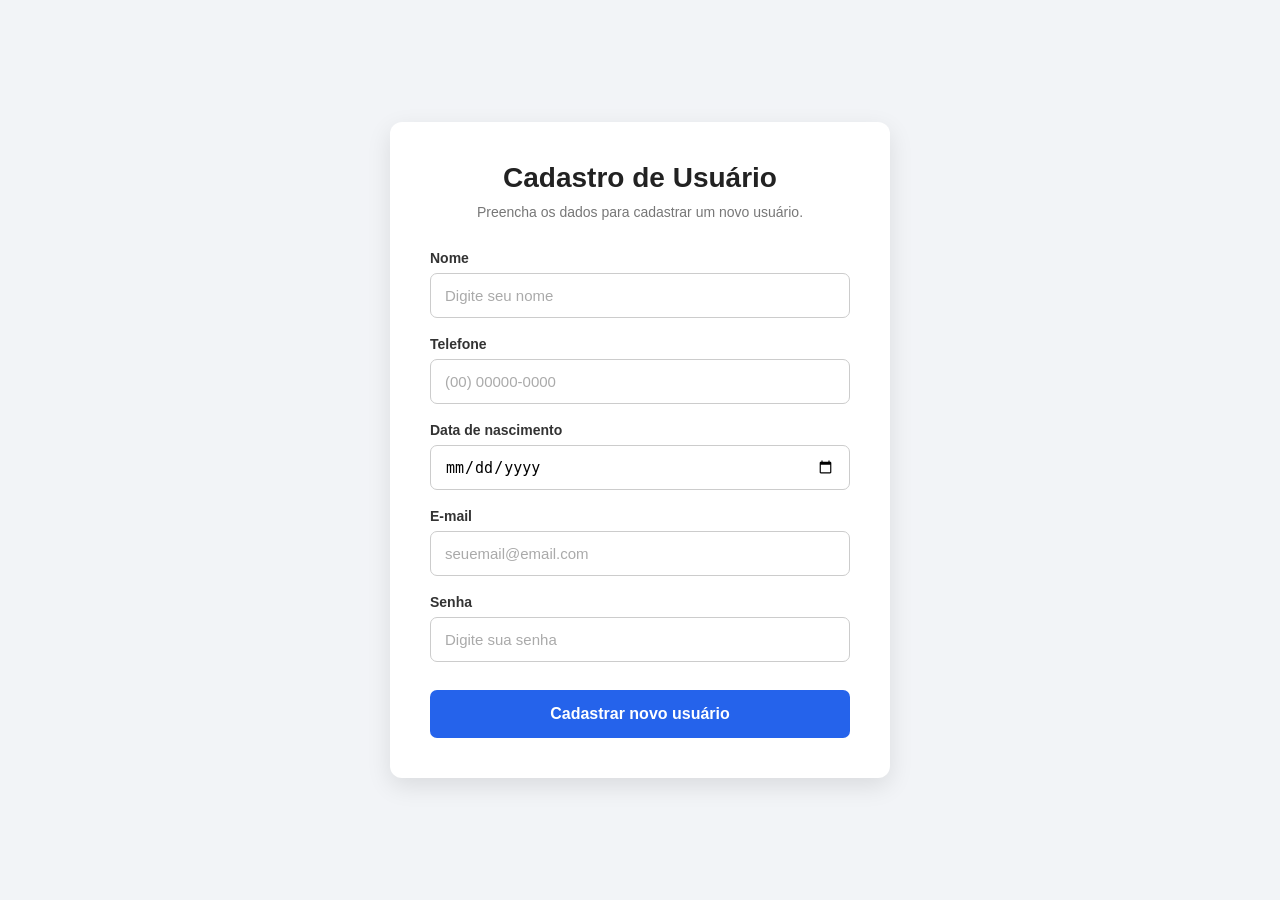
<file: frontend/html/cadastro/cadastro.html>
<!DOCTYPE html>
<html lang="pt-BR">
<head>
    <meta charset="UTF-8">
    <meta name="viewport" content="width=device-width, initial-scale=1.0">
    <title>Cadastro de Usuário</title>
    <link rel="stylesheet" href="../../../frontend/css/cadastro/cadastro.css">
</head>

<body>

    <main class="container">

        <div class="cadastro">

            <h1>Cadastro de Usuário</h1>
            <p class="subtitulo">Preencha os dados para cadastrar um novo usuário.</p>

            <form>

                <div class="campo">
                    <label for="nome">Nome</label>
                    <input 
                        type="text" 
                        id="nome" 
                        name="nome"
                        placeholder="Digite seu nome"
                        required
                    >
                </div>

                <div class="campo">
                    <label for="telefone">Telefone</label>
                    <input 
                        type="tel" 
                        id="telefone" 
                        name="telefone"
                        placeholder="(00) 00000-0000"
                        required
                    >
                </div>

                <div class="campo">
                    <label for="data">Data de nascimento</label>
                    <input 
                        type="date" 
                        id="data" 
                        name="data"
                        required
                    >
                </div>

                <div class="campo">
                    <label for="email">E-mail</label>
                    <input 
                        type="email" 
                        id="email" 
                        name="email"
                        placeholder="seuemail@email.com"
                        required
                    >
                </div>

                <div class="campo">
                    <label for="senha">Senha</label>
                    <input 
                        type="password" 
                        id="senha" 
                        name="senha"
                        placeholder="Digite sua senha"
                        required
                    >
                </div>

                <button type="submit">
                    Cadastrar novo usuário
                </button>

            </form>

        </div>

    </main>

</body>
</html>
</file>
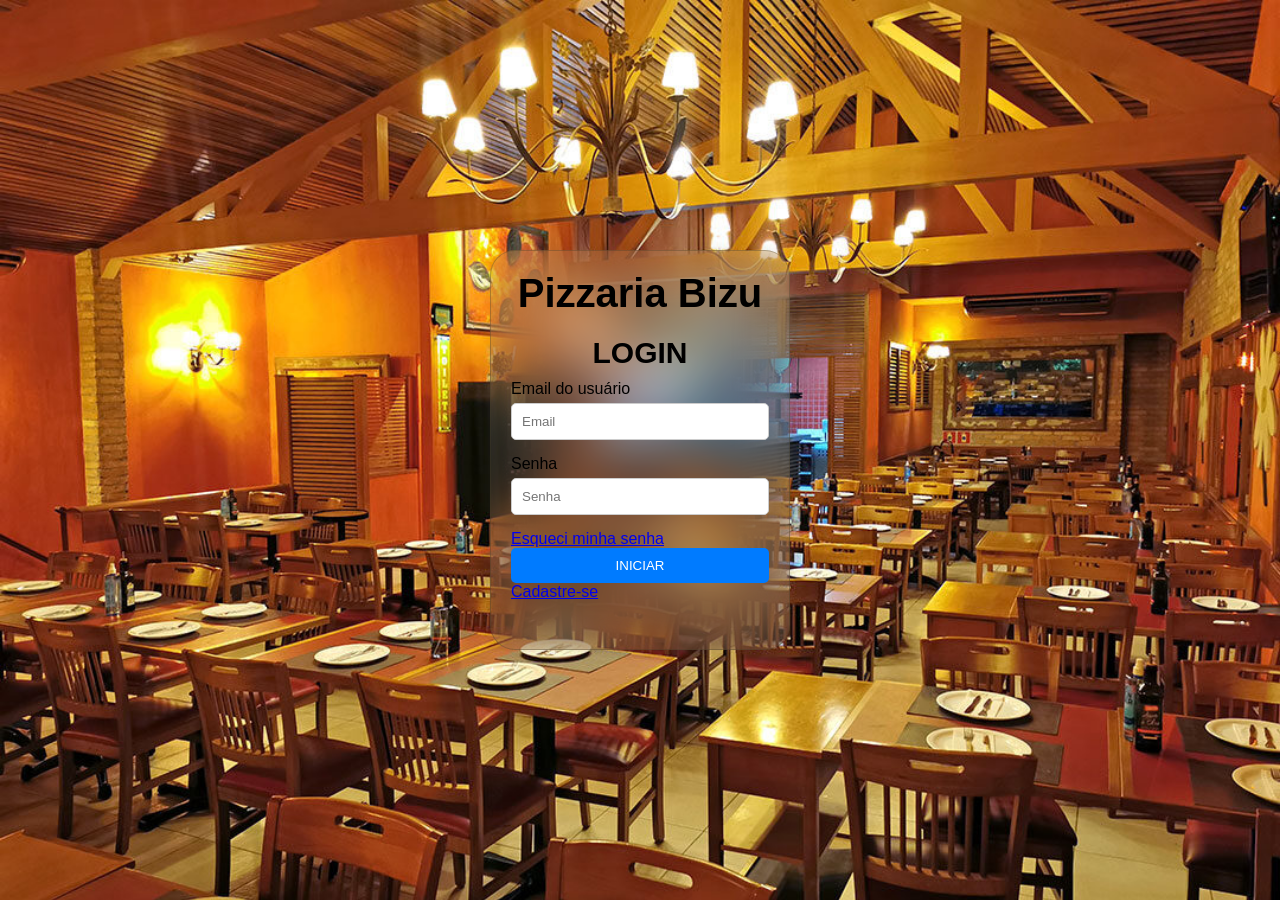
<file: frontend/html/login/login.html>
<!DOCTYPE html>
<html lang="en">
<head>
    <meta charset="UTF-8">
    <meta name="viewport" content="width=device-width, initial-scale=1.0">
    <title>Document</title>
    <link rel="stylesheet" href="../../../frontend/css/login/login.css">
</head>
<body>
     <main class="container">

        <header class="header">
            <h1>Pizzaria Bizu</h1>
        </header>

        <form class="login">

            <h2 class="login-title">LOGIN</h2>

            <div class="campo">
                <label for="usuario">Email do usuário</label>
                <input
                    type="text"
                    id="usuario"
                    name="usuario"
                    placeholder="Email"
                >
            </div>

            <div class="campo">
                <label for="senha">Senha</label>
                <input
                    type="password"
                    id="senha"
                    name="senha"
                    placeholder="Senha"
                >
            
            </div>
            <div class="esqueci-senha">
                <a href="#">Esqueci minha senha</a>
            </div>

            <button type="submit">
                INICIAR
            </button>

            <div class="cadastrar">
                <a href="#">Cadastre-se</a>
            </div>

        </form>

    </main>

</body>
</html>
</file>
<file: frontend/css/cadastro/cadastro.css>
/* =========================
   RESET
========================= */

* {
    margin: 0;
    padding: 0;
    box-sizing: border-box;
}


/* =========================
   BODY
========================= */

body {
    font-family: Arial, sans-serif;
    background-color: #f2f4f7;

    min-height: 100vh;

    display: flex;
    justify-content: center;
    align-items: center;

    padding: 20px;
}


/* =========================
   CONTAINER
========================= */

.container {
    width: 100%;
    max-width: 500px;
}


/* =========================
   CARD DE CADASTRO
========================= */

.cadastro {
    background-color: #ffffff;

    width: 100%;

    padding: 40px;

    border-radius: 12px;

    box-shadow: 0 8px 25px rgba(0, 0, 0, 0.10);
}


/* =========================
   TÍTULO
========================= */

h1 {
    text-align: center;

    color: #222222;

    font-size: 28px;

    margin-bottom: 10px;
}


/* =========================
   SUBTÍTULO
========================= */

.subtitulo {
    text-align: center;

    color: #777777;

    font-size: 14px;

    margin-bottom: 30px;
}


/* =========================
   FORMULÁRIO
========================= */

form {
    display: flex;

    flex-direction: column;

    gap: 18px;
}


/* =========================
   CAMPO
========================= */

.campo {
    display: flex;

    flex-direction: column;

    gap: 7px;
}


/* =========================
   LABEL
========================= */

label {
    color: #333333;

    font-size: 14px;

    font-weight: bold;
}


/* =========================
   INPUT
========================= */

input {
    width: 100%;

    height: 45px;

    padding: 0 14px;

    border: 1px solid #cccccc;

    border-radius: 7px;

    outline: none;

    font-size: 15px;

    transition: 0.3s;
}


/* =========================
   INPUT AO CLICAR
========================= */

input:focus {
    border-color: #2563eb;

    box-shadow: 0 0 0 3px rgba(37, 99, 235, 0.12);
}


/* =========================
   PLACEHOLDER
========================= */

input::placeholder {
    color: #aaaaaa;
}


/* =========================
   BOTÃO
========================= */

button {
    width: 100%;

    height: 48px;

    margin-top: 10px;

    border: none;

    border-radius: 7px;

    background-color: #2563eb;

    color: white;

    font-size: 16px;

    font-weight: bold;

    cursor: pointer;

    transition: 0.3s;
}


/* =========================
   BOTÃO HOVER
========================= */

button:hover {
    background-color: #1d4ed8;

    transform: translateY(-1px);
}


/* =========================
   BOTÃO AO CLICAR
========================= */

button:active {
    transform: translateY(0);
}


/* =========================
   CELULAR
========================= */

@media (max-width: 600px) {

    body {
        padding: 15px;
    }

    .cadastro {
        padding: 25px 20px;
    }

    h1 {
        font-size: 24px;
    }

}
</file>
<file: frontend/css/login/login.css>
* {
  margin: 0;
  padding: 0;
  box-sizing: border-box;
}
body {
  font-family: Arial, sans-serif;
  background-color: #f4f4f4;
  display: flex;
  justify-content: center;
  align-items: center;
  height: 100vh; 
  background-image: url("assets/img/pzza_bizu.jpg");
  background-size: cover;
  
}
.container {
  background: rgba(224, 224, 206, 0.089);
  
  backdrop-filter: blur(25px);
  border-radius: 25px;
  border: 1px solid rgba(65, 59, 40, 0.322);
  padding: 20px;

  box-shadow: 0 0 10px rgba(70, 63, 63, 0.1);
  width: 300px;
  height: 400px;
} 
.header {
  text-align: center;
  margin-bottom: 20px;
  font-size: 20px;
}
.login {
  display: flex;
  flex-direction: column;
}
.login-title {
  font-size: 30px;
  margin-bottom: 10px;
  align-self: center;
}
.campo {
  margin-bottom: 15px;
}
label {
  display: block;
  margin-bottom: 5px;
}
input {
  width: 100%;
  padding: 10px;
  border: 1px solid #ccc;
  border-radius: 5px;
}
button {
  background-color: #007bff;
  color: #fff;
  padding: 10px;
  border: none;
  border-radius: 5px;
  cursor: pointer;
}
button:hover {
  background-color: #0056b3;
}
</file>
